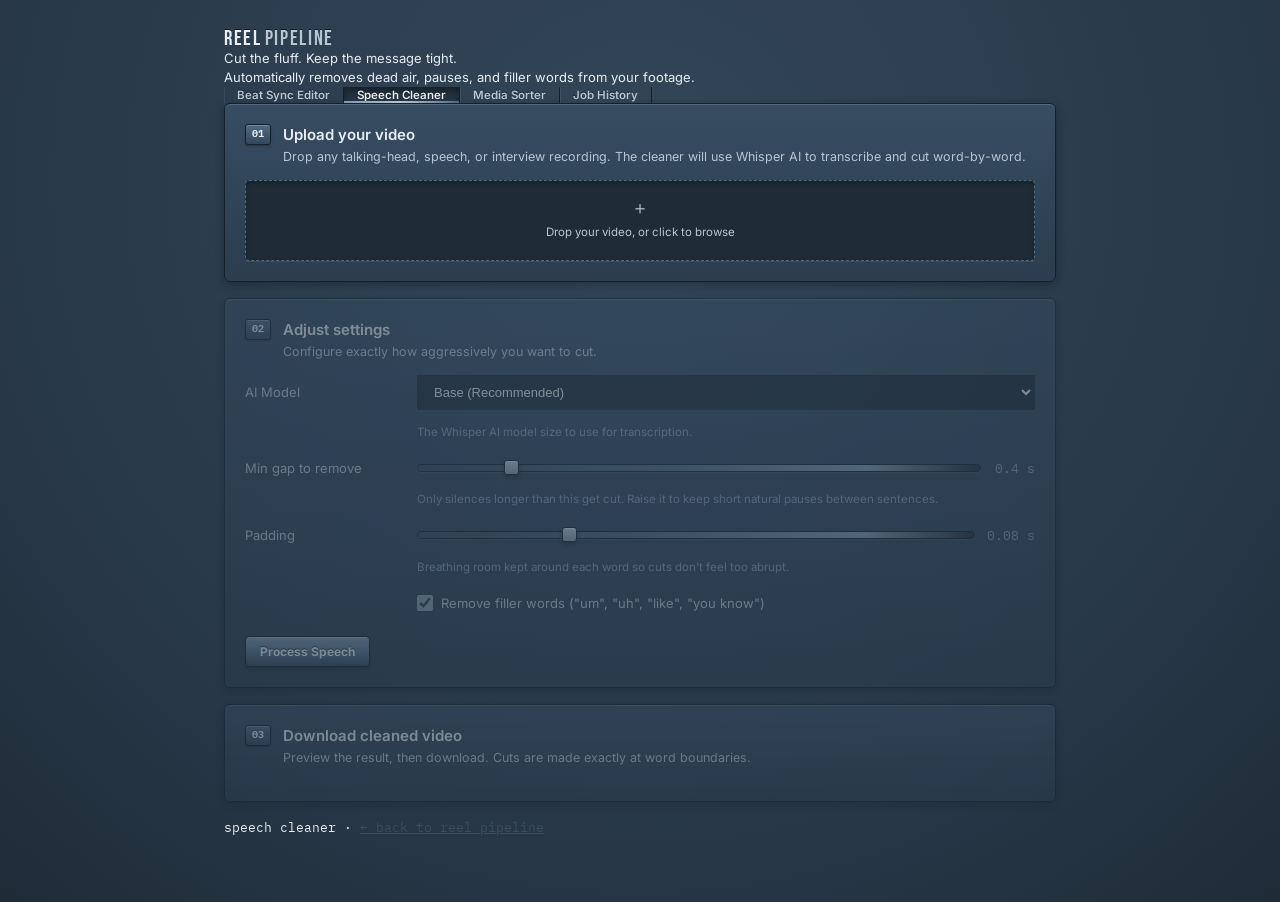
<file: templates/cleaner.html>
<!DOCTYPE html>
<html lang="en">
<head>
<meta charset="UTF-8">
<meta name="viewport" content="width=device-width, initial-scale=1.0">
<title>Speech Cleaner — LondonGaze</title>
<link rel="preconnect" href="https://fonts.googleapis.com">
<link href="https://fonts.googleapis.com/css2?family=Bebas+Neue&family=Inter:wght@400;500;600&family=IBM+Plex+Mono:wght@400;500&display=swap" rel="stylesheet">
<link rel="stylesheet" href="/static/style.css?v=25">
<style>
  .slider-row { display: flex; align-items: center; gap: 12px; margin-bottom: 14px; }
  .slider-row label { width: 160px; font-size: 13px; color: var(--text-dim); flex-shrink: 0; }
  .slider-row input[type=range] { flex: 1; accent-color: var(--accent); }
  .slider-row .val { font-family: 'IBM Plex Mono', monospace; font-size: 12.5px; color: var(--accent); min-width: 42px; text-align: right; }
  .slider-row select { flex: 1; padding: 8px 12px; font-size: 13px; border-radius: var(--radius-pill); border: 1px solid var(--border); background: var(--bg-darker); backdrop-filter: blur(10px); -webkit-backdrop-filter: blur(10px); color: var(--text); box-shadow: var(--shadow-inset); outline: none; }
  .hint { font-size: 11.5px; color: var(--text-faint); margin-top: 4px; margin-left: 172px; }
  .checkbox-row { display: flex; align-items: center; gap: 8px; margin-left: 172px; margin-top: 18px; font-size: 13px; color: var(--text-dim); cursor: pointer; }
  .checkbox-row input { accent-color: var(--accent); width: 16px; height: 16px; }
</style>
</head>
<body>
<div class="wrap">

  <header>
    <div class="wordmark">REEL<span>PIPELINE</span></div>
    <p class="tagline">Cut the fluff. Keep the message tight.<br>Automatically removes dead air, pauses, and filler words from your footage.</p>
  </header>

    <nav class="tab-nav">
    <a href="/" class="tab-link">Beat Sync Editor</a>
    <a href="/cleaner" class="tab-link active">Speech Cleaner</a>
    <a href="/sorter" class="tab-link">Media Sorter</a>
    <a href="/history" class="tab-link">Job History</a>
  </nav>

  <!-- STEP 1: Upload -->
  <section class="step" id="step1">
    <div class="step-head">
      <span class="step-num">01</span>
      <div>
        <h2>Upload your video</h2>
        <p class="step-desc">Drop any talking-head, speech, or interview recording. The cleaner will use Whisper AI to transcribe and cut word-by-word.</p>
      </div>
    </div>

    <div class="dropzone" id="dz-video">
      <input type="file" id="input-video" accept="video/*" hidden>
      <div class="dz-icon">＋</div>
      <div class="dz-label">Drop your video, or click to browse</div>
      <div class="dz-filename" id="fn-video"></div>
    </div>
  </section>

  <!-- STEP 2: Settings -->
  <section class="step disabled" id="step2">
    <div class="step-head">
      <span class="step-num">02</span>
      <div>
        <h2>Adjust settings</h2>
        <p class="step-desc">Configure exactly how aggressively you want to cut.</p>
      </div>
    </div>

    <div class="slider-row">
      <label>AI Model</label>
      <select id="sel-model">
        <option value="tiny">Tiny (Fastest, slightly less accurate)</option>
        <option value="base" selected>Base (Recommended)</option>
        <option value="small">Small (Slower, highly accurate)</option>
      </select>
    </div>
    <div class="hint">The Whisper AI model size to use for transcription.</div>

    <div class="slider-row" style="margin-top:18px;">
      <label>Min gap to remove</label>
      <input type="range" id="sl-gap" min="0.1" max="2.0" step="0.1" value="0.4">
      <span class="val" id="val-gap">0.4 s</span>
    </div>
    <div class="hint">Only silences longer than this get cut. Raise it to keep short natural pauses between sentences.</div>

    <div class="slider-row" style="margin-top:18px;">
      <label>Padding</label>
      <input type="range" id="sl-padding" min="0.0" max="0.3" step="0.01" value="0.08">
      <span class="val" id="val-padding">0.08 s</span>
    </div>
    <div class="hint">Breathing room kept around each word so cuts don't feel too abrupt.</div>

    <label class="checkbox-row">
      <input type="checkbox" id="cb-fillers" checked>
      Remove filler words ("um", "uh", "like", "you know")
    </label>

    <div class="controls" style="margin-top:24px;">
      <button id="btn-clean" class="btn btn-primary">Process Speech</button>
    </div>

    <div id="clean-status" class="status hidden"></div>
  </section>

  <!-- STEP 3: Result -->
  <section class="step disabled" id="step3">
    <div class="step-head">
      <span class="step-num">03</span>
      <div>
        <h2>Download cleaned video</h2>
        <p class="step-desc">Preview the result, then download. Cuts are made exactly at word boundaries.</p>
      </div>
    </div>

    <div id="result-area" class="result hidden">
      <div class="stat-grid" id="stat-grid"></div>
      <div style="margin-top:24px;">
        <video id="clean-preview" controls style="margin-bottom:12px; max-width: 100%; border-radius: var(--radius);"></video>
        <div style="display: flex; gap: 12px; margin-top: 12px;">
          <a id="btn-download" class="btn btn-primary" download="cleaned.mp4" style="flex:1; text-align:center; text-decoration:none;">Download MP4</a>
          <a id="btn-edl" class="btn btn-primary" download="timeline.edl" style="flex:1; text-align:center; text-decoration:none; background: #2a2a2a; color: white;">Download DaVinci Timeline (.edl)</a>
        </div>
      </div>
    </div>
  </section>

  <footer>
    <span class="mono">speech cleaner · <a href="/" style="color:var(--accent-dim);">← back to reel pipeline</a></span>
  </footer>

</div>
<script>
const $ = (id) => document.getElementById(id);

function setStatus(el, msg, kind) {
  el.textContent = msg;
  el.className = "status" + (kind ? " " + kind : "");
  el.classList.remove("hidden");
}
function enableStep(el) { el.classList.remove("disabled"); }

// Dropzone wiring
const dzVideo = $("dz-video");
const inputVideo = $("input-video");
let videoFile = null;

dzVideo.addEventListener("click", () => inputVideo.click());
inputVideo.addEventListener("change", () => pickFiles(Array.from(inputVideo.files)));
["dragover","dragenter"].forEach(e => dzVideo.addEventListener(e, ev => { ev.preventDefault(); dzVideo.classList.add("dragover"); }));
["dragleave","dragend"].forEach(e => dzVideo.addEventListener(e, () => dzVideo.classList.remove("dragover")));
dzVideo.addEventListener("drop", ev => { ev.preventDefault(); dzVideo.classList.remove("dragover"); pickFiles(Array.from(ev.dataTransfer.files)); });

function pickFiles(files) {
  if (!files.length) return;
  videoFile = files[0];
  $("fn-video").textContent = videoFile.name;
  enableStep($("step2"));
}

// Slider display
function wire(sliderId, valId, suffix) {
  const sl = $(sliderId), vl = $(valId);
  vl.textContent = sl.value + " " + suffix;
  sl.addEventListener("input", () => vl.textContent = sl.value + " " + suffix);
}
wire("sl-gap", "val-gap", "s");
wire("sl-padding", "val-padding", "s");

// Clean button
$("btn-clean").addEventListener("click", async () => {
  if (!videoFile) return;
  $("btn-clean").disabled = true;
  setStatus($("clean-status"), "Transcribing and processing... (Whisper AI will take some time, especially on long videos).", "working");
  $("result-area").classList.add("hidden");

  const fd = new FormData();
  fd.append("video", videoFile);
  fd.append("model_size",  $("sel-model").value);
  fd.append("min_gap",     $("sl-gap").value);
  fd.append("padding",     $("sl-padding").value);
  fd.append("remove_fillers", $("cb-fillers").checked);

  try {
    const res = await fetch("/api/clean", { method: "POST", body: fd });
    const data = await res.json();
    if (!res.ok) throw new Error(data.error || "Clean failed");

    const s = data.stats;
    const timeSavedPct = ((s.time_saved / s.original_duration) * 100).toFixed(0);

    $("stat-grid").innerHTML = `
      <div class="stat-box"><span class="stat-val">${fmtTime(s.original_duration)}</span><span class="stat-label">Original</span></div>
      <div class="stat-box"><span class="stat-val">${fmtTime(s.cleaned_duration)}</span><span class="stat-label">Cleaned</span></div>
      <div class="stat-box"><span class="stat-val">${s.fillers_removed}</span><span class="stat-label">Fillers Cut</span></div>
      <div class="stat-box"><span class="stat-val">${s.words_total}</span><span class="stat-label">Words Total</span></div>
      <div class="stat-box"><span class="stat-val">${timeSavedPct}%</span><span class="stat-label">Tighter</span></div>
    `;

    $("clean-preview").src = data.video_url;
    $("btn-download").href = data.video_url;
    if (data.edl_url) $("btn-edl").href = data.edl_url;
    
    $("result-area").classList.remove("hidden");
    setStatus($("clean-status"), `Done — removed ${s.fillers_removed} filler words, saved ${fmtTime(s.time_saved)} (${timeSavedPct}% shorter).`, "");
    enableStep($("step3"));
  } catch(err) {
    setStatus($("clean-status"), "Error: " + err.message, "error");
  } finally {
    $("btn-clean").disabled = false;
  }
});

function fmtTime(s) {
  s = Math.round(s);
  const m = Math.floor(s / 60);
  const sec = s % 60;
  return m > 0 ? `${m}m ${sec}s` : `${sec}s`;
}
</script>
</body>
</html>
</file>
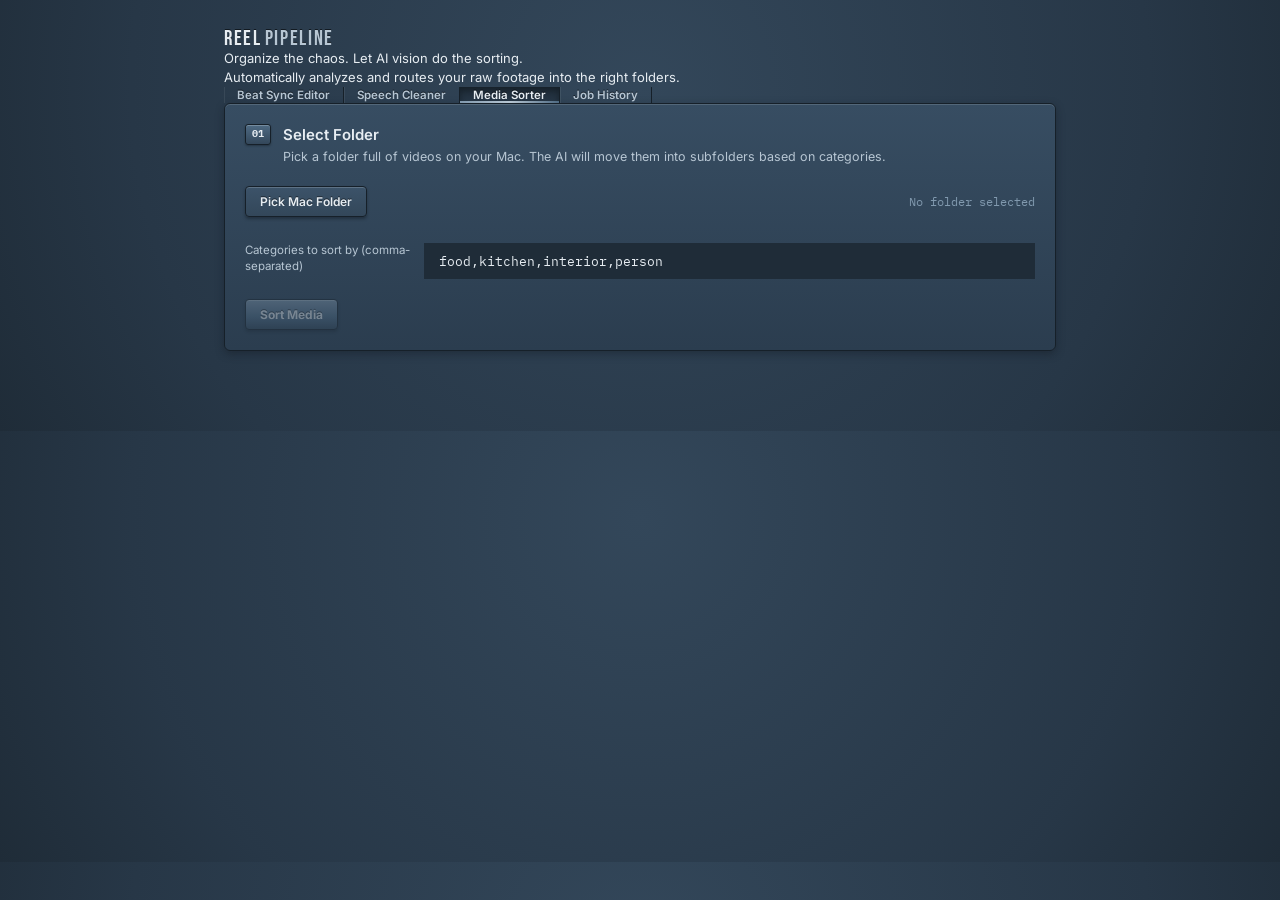
<file: templates/sorter.html>
<!DOCTYPE html>
<html lang="en">
<head>
<meta charset="UTF-8">
<meta name="viewport" content="width=device-width, initial-scale=1.0">
<title>Media Sorter — LondonGaze</title>
<link rel="preconnect" href="https://fonts.googleapis.com">
<link href="https://fonts.googleapis.com/css2?family=Bebas+Neue&family=Inter:wght@400;500;600&family=IBM+Plex+Mono:wght@400;500&display=swap" rel="stylesheet">
<link rel="stylesheet" href="/static/style.css?v=25">
</head>
<body>
<div class="wrap">

  <header>
    <div class="wordmark">REEL<span>PIPELINE</span></div>
    <p class="tagline">Organize the chaos. Let AI vision do the sorting.<br>Automatically analyzes and routes your raw footage into the right folders.</p>
  </header>

    <nav class="tab-nav">
    <a href="/" class="tab-link">Beat Sync Editor</a>
    <a href="/cleaner" class="tab-link">Speech Cleaner</a>
    <a href="/sorter" class="tab-link active">Media Sorter</a>
    <a href="/history" class="tab-link">Job History</a>
  </nav>

  <section class="step" style="opacity:1; pointer-events:all;">
    <div class="step-head">
      <span class="step-num">01</span>
      <div>
        <h2>Select Folder</h2>
        <p class="step-desc">Pick a folder full of videos on your Mac. The AI will move them into subfolders based on categories.</p>
      </div>
    </div>

    <div class="controls" style="margin-top:20px;">
      <button id="btn-pick-folder" class="btn btn-secondary">Pick Mac Folder</button>
      <span id="folder-path-display" class="mono" style="margin-left: 12px; font-size:12px; color:var(--accent);">No folder selected</span>
    </div>

    <div class="controls" style="margin-top:20px; flex-direction:column; align-items:flex-start;">
      <label class="slider-label" style="width:100%;">
        Categories to sort by (comma-separated)
        <input type="text" id="categories" class="mono" value="food,kitchen,interior,person" style="width:100%; margin-top:6px; background: var(--bg-darker); backdrop-filter: blur(10px); -webkit-backdrop-filter: blur(10px); border: 1px solid var(--border); border-radius: var(--radius-pill); color: var(--text); padding: 8px 14px; outline: none; box-shadow: var(--shadow-inset);">
      </label>
    </div>

    <div class="controls" style="margin-top:20px;">
      <button id="btn-sort" class="btn btn-primary" disabled>Sort Media</button>
    </div>

    <div id="sort-status" class="status hidden"></div>
  </section>

</div>

<script>
const $ = id => document.getElementById(id);
let selectedFolder = null;

$("btn-pick-folder").addEventListener("click", async () => {
  $("btn-pick-folder").innerText = "Opening Finder...";
  try {
    const res = await fetch("/api/pick_local_folder", { method: "POST" });
    const data = await res.json();
    if (data.path) {
      selectedFolder = data.path;
      $("folder-path-display").innerText = data.path;
      $("btn-sort").disabled = false;
    }
  } catch(e) {
    alert("Error picking folder");
  } finally {
    $("btn-pick-folder").innerText = "Pick Mac Folder";
  }
});

$("btn-sort").addEventListener("click", async () => {
  if (!selectedFolder) return;
  
  $("btn-sort").disabled = true;
  $("sort-status").classList.remove("hidden");
  $("sort-status").className = "status working";
  $("sort-status").innerText = "Warming up AI Vision model...";
  
  const fd = new FormData();
  fd.append("folder", selectedFolder);
  fd.append("categories", $("categories").value);

  try {
    const res = await fetch("/api/sort_media", { method: "POST", body: fd });
    const data = await res.json();

    // If server warns that folders already exist, ask user
    if (data.warning) {
      $("btn-sort").disabled = false;
      $("sort-status").className = "status hidden";
      const existing = data.existing.join(", ");
      const confirmed = confirm(`⚠️ These category folders already exist and have files:\n\n${existing}\n\nDo you want to continue sorting and add new files into them?`);
      if (!confirmed) return;

      // Re-submit with force=true
      const fd2 = new FormData();
      fd2.append("folder", selectedFolder);
      fd2.append("categories", $("categories").value);
      fd2.append("force", "true");
      $("btn-sort").disabled = true;
      $("sort-status").classList.remove("hidden");
      $("sort-status").className = "status working";
      $("sort-status").innerText = "Warming up AI Vision model...";
      await fetch("/api/sort_media", { method: "POST", body: fd2 });
    }
    
    // Poll progress
    const intv = setInterval(async () => {
      try {
        const r = await fetch("/api/sort_progress");
        const d = await r.json();
        
        if (d.error) {
          clearInterval(intv);
          $("sort-status").className = "status error";
          $("sort-status").innerText = "Error: " + d.error;
          $("btn-sort").disabled = false;
          return;
        }
        
        if (d.phase === "Done!") {
          clearInterval(intv);
          $("sort-status").className = "status success";
          $("sort-status").innerText = "✅ Successfully sorted " + d.total + " videos into folders!";
          $("btn-sort").disabled = false;
        } else if (d.total > 0) {
          $("sort-status").innerText = `🚀 ${d.phase} (${d.current}/${d.total})`;
        }
      } catch(e){}
    }, 1000);
    
  } catch(e) {
    $("sort-status").className = "status error";
    $("sort-status").innerText = "Error starting sort";
    $("btn-sort").disabled = false;
  }
});
</script>
</body>
</html>
</file>
<file: static/style.css>
/* ==========================================================================
   SWIFT REEL — Tactile Nordic Steel-Slate Studio UI
   Palette: #1F2C38 (Recessed Wells & Dark Surfaces) | #33475A | #4E6A83 | #8199AE | #B7C6D3 | #E7EDF2
   ========================================================================== */

:root {
  /* Core Palette — Avoid pitch black; use #1F2C38 as the deepest surface */
  --c-1f2c38: #1F2C38;
  --c-273747: #273747;
  --c-33475a: #33475A;
  --c-4e6a83: #4E6A83;
  --c-8199ae: #8199AE;
  --c-b7c6d3: #B7C6D3;
  --c-e7edf2: #E7EDF2;

  /* Mapped Surfaces (Recessed areas use #1F2C38, outer panels use #273747 / #33475A) */
  --bg-darker: #1F2C38;
  --bg: #273747;
  --panel: #33475A;
  --panel-2: #4E6A83;
  --panel-hover: #4E6A83;
  --panel-pushed: #1F2C38;
  --well: #1F2C38;

  /* Etched Borders & Tactile Bevels */
  --border-dark: #162029;
  --border: #1F2C38;
  --border-light: rgba(231, 237, 242, 0.16);
  --bevel-top: inset 0 1px 0 rgba(231, 237, 242, 0.16);
  --bevel-btn: inset 0 1px 0 rgba(231, 237, 242, 0.2), 0 2px 3px rgba(15, 22, 28, 0.42);
  --well-shadow: inset 0 2px 5px rgba(15, 22, 28, 0.48), 0 1px 0 rgba(231, 237, 242, 0.08);

  /* High-Contrast Typography */
  --text: #E7EDF2;
  --text-dim: #B7C6D3;
  --text-faint: #8199AE;

  /* Accents */
  --accent: #8199AE;
  --accent-bright: #E7EDF2;
  --accent-soft: #B7C6D3;
  --accent-mid: #4E6A83;
  --accent-deep: #33475A;
  --accent-dim: rgba(129, 153, 174, 0.22);
  --success: #5a9468;
  --danger: #a84c49;

  --radius: 4px;
  --radius-lg: 6px;
}

* {
  box-sizing: border-box;
  margin: 0;
  padding: 0;
}

html, body {
  background: var(--bg);
  background-image: radial-gradient(circle at 50% 20%, #33475A 0%, #273747 70%, #1F2C38 100%);
  color: var(--text);
  font-family: 'Inter', -apple-system, BlinkMacSystemFont, sans-serif;
  font-size: 13px;
  line-height: 1.45;
  -webkit-font-smoothing: antialiased;
  user-select: none;
}

/* Custom Tactile Scrollbar */
::-webkit-scrollbar {
  width: 10px;
  height: 10px;
}
::-webkit-scrollbar-track {
  background: #1F2C38;
  border-left: 1px solid #162029;
  box-shadow: inset 0 1px 3px rgba(15, 22, 28, 0.5);
}
::-webkit-scrollbar-thumb {
  background: linear-gradient(180deg, #4E6A83 0%, #33475A 100%);
  border: 1px solid #162029;
  border-radius: 3px;
  box-shadow: inset 0 1px 0 rgba(231, 237, 242, 0.2);
}
::-webkit-scrollbar-thumb:hover {
  background: linear-gradient(180deg, #8199AE 0%, #4E6A83 100%);
}

/* ==========================================================================
   NLE FULL-VIEWPORT WORKSPACE LAYOUT
   ========================================================================== */

body.nle-body {
  height: 100vh;
  width: 100vw;
  overflow: hidden;
  display: flex;
  flex-direction: column;
}

.tab-view {
  flex: 1;
  min-height: 0;
  display: flex;
  flex-direction: column;
  overflow: hidden;
}

.tab-view.scrollable-tab {
  overflow-y: auto;
  background: transparent;
}

/* Segmented Tactile Top Menu Bar */
.nle-topbar {
  height: 44px;
  background: linear-gradient(180deg, #3c5369 0%, #33475A 55%, #273747 100%);
  border-bottom: 1px solid var(--border-dark);
  box-shadow: inset 0 1px 0 rgba(231, 237, 242, 0.2), 0 2px 6px rgba(15, 22, 28, 0.45);
  display: flex;
  align-items: stretch;
  justify-content: space-between;
  padding: 0 10px 0 0;
  flex-shrink: 0;
  z-index: 40;
}

.nle-brand {
  display: flex;
  align-items: center;
  gap: 8px;
  padding: 0 14px;
  border-right: 1px solid var(--border-dark);
  box-shadow: inset -1px 0 0 rgba(231, 237, 242, 0.08);
  flex-shrink: 0;
}

.home-glyph {
  font-size: 15px;
  color: #B7C6D3;
  text-shadow: 0 -1px 0 rgba(0, 0, 0, 0.5);
}

.wordmark {
  font-family: 'Bebas Neue', sans-serif;
  font-size: 21px;
  letter-spacing: 0.08em;
  color: #E7EDF2;
  text-shadow: 0 -1px 0 rgba(0, 0, 0, 0.55);
  line-height: 1;
}
.wordmark span {
  color: #B7C6D3;
  margin-left: 3px;
}

/* Full macOS Studio Menu Bar (File, Edit, Clip, Timeline, View, Help) */
.mac-menubar {
  display: flex;
  align-items: stretch;
  flex-shrink: 0;
}

.file-menu-wrap {
  position: relative;
  display: flex;
  align-items: stretch;
}

.file-menu-btn {
  appearance: none;
  background: transparent;
  color: #E7EDF2;
  font-family: inherit;
  font-size: 11.5px;
  font-weight: 600;
  padding: 0 11px;
  border: none;
  border-right: 1px solid var(--border-dark);
  box-shadow: inset 1px 0 0 rgba(231, 237, 242, 0.1);
  cursor: pointer;
  display: flex;
  align-items: center;
  gap: 4px;
  text-shadow: 0 -1px 0 rgba(0, 0, 0, 0.5);
  white-space: nowrap;
}

.file-menu-btn:hover,
.file-menu-wrap.open .file-menu-btn {
  background: linear-gradient(180deg, #4E6A83 0%, #33475A 100%);
  color: #ffffff;
}

.file-dropdown {
  position: absolute;
  top: 100%;
  left: 0;
  min-width: 225px;
  background: linear-gradient(180deg, #33475A 0%, #1F2C38 100%);
  border: 1px solid var(--border-dark);
  border-radius: 0 0 var(--radius) var(--radius);
  box-shadow: inset 0 1px 0 rgba(231, 237, 242, 0.16), 0 10px 24px rgba(15, 22, 28, 0.65);
  padding: 5px 0;
  z-index: 120;
  display: none;
}

.file-menu-wrap.open .file-dropdown {
  display: block;
}

.file-menu-item {
  width: 100%;
  appearance: none;
  background: transparent;
  border: none;
  color: #E7EDF2;
  font-family: inherit;
  font-size: 12px;
  font-weight: 500;
  padding: 7px 14px;
  text-align: left;
  cursor: pointer;
  display: flex;
  align-items: center;
  justify-content: space-between;
  gap: 14px;
}

.file-menu-item:hover {
  background: #4E6A83;
  color: #ffffff;
}

.file-menu-item .shortcut {
  font-family: 'IBM Plex Mono', monospace;
  font-size: 10px;
  color: #B7C6D3;
}

.file-menu-divider {
  height: 1px;
  background: var(--border-dark);
  border-bottom: 1px solid rgba(231, 237, 242, 0.08);
  margin: 4px 0;
}

/* Segmented Mode Tabs */
.tab-nav {
  display: flex;
  align-items: stretch;
  margin-right: auto;
}

.tab-link {
  appearance: none;
  background: transparent;
  color: #B7C6D3;
  text-decoration: none;
  font-family: inherit;
  font-size: 11.5px;
  font-weight: 600;
  padding: 0 13px;
  border: none;
  border-right: 1px solid var(--border-dark);
  box-shadow: inset 1px 0 0 rgba(231, 237, 242, 0.08);
  transition: all 0.12s ease;
  cursor: pointer;
  display: flex;
  align-items: center;
  text-shadow: 0 -1px 0 rgba(0, 0, 0, 0.5);
  position: relative;
  white-space: nowrap;
}

.tab-link:hover {
  background: linear-gradient(180deg, #4E6A83 0%, #33475A 100%);
  color: #E7EDF2;
}

/* Pushed / Active Menu Item (#1F2C38 instead of black) */
.tab-link.active {
  background: linear-gradient(180deg, #1F2C38 0%, #273747 100%);
  color: #E7EDF2;
  box-shadow: inset 0 3px 6px rgba(15, 22, 28, 0.55);
}

.tab-link.active::after {
  content: "";
  position: absolute;
  bottom: 0;
  left: 0;
  right: 0;
  height: 2px;
  background: linear-gradient(90deg, #8199AE, #B7C6D3, #4E6A83);
}

.nle-top-actions {
  display: flex;
  align-items: center;
  gap: 6px;
  font-size: 11px;
  color: var(--text-dim);
  flex-shrink: 0;
}

.job-pill {
  background: #1F2C38;
  border: 1px solid var(--border-dark);
  box-shadow: var(--well-shadow);
  padding: 3px 8px;
  border-radius: var(--radius);
  font-family: 'IBM Plex Mono', monospace;
  font-size: 11px;
  display: inline-flex;
  align-items: center;
  gap: 5px;
}

.top-job-input {
  background: transparent;
  border: none;
  color: #E7EDF2;
  font-family: 'IBM Plex Mono', monospace;
  font-size: 11px;
  font-weight: 600;
  width: 120px;
  outline: none;
  padding: 1px 4px;
  border-radius: 2px;
}

.top-job-input:hover,
.top-job-input:focus {
  background: rgba(231, 237, 242, 0.1);
  color: #ffffff;
}

/* Main Middle Area: Left Dock | Center Monitor | Right Inspector */
.nle-workspace {
  flex: 1;
  min-height: 0;
  display: grid;
  grid-template-columns: 375px 1fr 345px;
  background: #1F2C38;
  gap: 1px;
}

/* Left Scrollable Media & Controls Dock */
.nle-left-dock {
  background: var(--bg);
  display: flex;
  flex-direction: column;
  min-height: 0;
  border-right: 1px solid var(--border-dark);
}

.dock-header {
  padding: 9px 14px;
  background: linear-gradient(180deg, #3b5166 0%, #33475A 100%);
  border-bottom: 1px solid var(--border-dark);
  box-shadow: var(--bevel-top);
  font-size: 11px;
  font-weight: 700;
  text-transform: uppercase;
  letter-spacing: 0.08em;
  color: #E7EDF2;
  text-shadow: 0 -1px 0 rgba(0, 0, 0, 0.45);
  display: flex;
  align-items: center;
  justify-content: space-between;
  flex-shrink: 0;
}

.dock-scroll {
  flex: 1;
  overflow-y: auto;
  padding: 12px;
  display: flex;
  flex-direction: column;
  gap: 12px;
}

/* Panel Cards */
.dock-panel {
  background: linear-gradient(180deg, #374d62 0%, #2b3d4f 100%);
  border: 1px solid var(--border-dark);
  border-radius: var(--radius-lg);
  padding: 12px;
  box-shadow: var(--bevel-top), 0 2px 5px rgba(15, 22, 28, 0.35);
  transition: opacity 0.2s;
}

.dock-panel.disabled {
  opacity: 0.48;
  pointer-events: none;
}

.dock-panel-title {
  display: flex;
  align-items: center;
  justify-content: space-between;
  margin-bottom: 10px;
}

.dock-panel-title h3 {
  font-size: 12.5px;
  font-weight: 600;
  color: #E7EDF2;
  text-shadow: 0 -1px 0 rgba(0, 0, 0, 0.45);
  display: flex;
  align-items: center;
  gap: 8px;
}

.step-num {
  font-family: 'IBM Plex Mono', monospace;
  font-size: 10px;
  font-weight: 700;
  color: #E7EDF2;
  background: linear-gradient(180deg, #4E6A83 0%, #33475A 100%);
  border: 1px solid var(--border-dark);
  box-shadow: inset 0 1px 0 rgba(231, 237, 242, 0.25), 0 1px 2px rgba(15, 22, 28, 0.4);
  padding: 2px 6px;
  border-radius: 3px;
}

/* Center Video Monitor */
.nle-center-monitor {
  background: #1F2C38;
  display: flex;
  flex-direction: column;
  min-height: 0;
  position: relative;
  box-shadow: inset 0 0 20px rgba(15, 22, 28, 0.4);
}

.monitor-toolbar {
  height: 36px;
  background: linear-gradient(180deg, #3b5166 0%, #33475A 100%);
  border-bottom: 1px solid var(--border-dark);
  box-shadow: var(--bevel-top);
  display: flex;
  align-items: center;
  justify-content: space-between;
  padding: 0 14px;
  flex-shrink: 0;
}

/* Dedicated HDR Editing & Master Toggle */
.btn-hdr-toggle {
  font-family: 'IBM Plex Mono', monospace;
  font-size: 10.5px;
  font-weight: 600;
  display: inline-flex;
  align-items: center;
  gap: 6px;
  padding: 3px 9px;
  border-radius: var(--radius);
  transition: all 0.2s ease;
  cursor: pointer;
  background: linear-gradient(180deg, #4E6A83 0%, #33475A 100%);
  border: 1px solid var(--border-dark);
  color: #B7C6D3;
}

.btn-hdr-toggle .hdr-dot {
  width: 6px;
  height: 6px;
  border-radius: 50%;
  background: #B7C6D3;
  display: inline-block;
  transition: all 0.2s ease;
}

.btn-hdr-toggle.active {
  background: rgba(245, 158, 11, 0.2) !important;
  border-color: #F59E0B !important;
  color: #FCD34D !important;
  font-weight: 700;
  box-shadow: 0 0 12px rgba(245, 158, 11, 0.35);
  text-shadow: 0 0 6px rgba(245, 158, 11, 0.5);
}

.btn-hdr-toggle.active .hdr-dot {
  background: #F59E0B;
  box-shadow: 0 0 8px #F59E0B;
}

.monitor-tabs {
  display: flex;
  gap: 6px;
}

.monitor-tab {
  background: linear-gradient(180deg, #4E6A83 0%, #33475A 100%);
  border: 1px solid var(--border-dark);
  box-shadow: var(--bevel-btn);
  color: #B7C6D3;
  font-size: 11px;
  font-weight: 600;
  padding: 4px 11px;
  border-radius: var(--radius);
  cursor: pointer;
  text-shadow: 0 -1px 0 rgba(0, 0, 0, 0.45);
}

.monitor-tab:hover {
  background: linear-gradient(180deg, #5d7c97 0%, #4E6A83 100%);
  color: #E7EDF2;
}

/* Pushed state */
.monitor-tab.active {
  background: linear-gradient(180deg, #1F2C38 0%, #273747 100%);
  color: #E7EDF2;
  box-shadow: inset 0 2px 5px rgba(15, 22, 28, 0.55);
}

.monitor-info-pill {
  font-family: 'IBM Plex Mono', monospace;
  font-size: 11px;
  font-weight: 600;
  color: #E7EDF2 !important;
  background: #1F2C38;
  border: 1px solid rgba(183, 198, 211, 0.3);
  padding: 3px 9px;
  border-radius: var(--radius);
  cursor: pointer;
  box-shadow: var(--well-shadow);
}

.monitor-info-pill:hover {
  border-color: #B7C6D3;
  color: #ffffff !important;
}

.monitor-stage {
  flex: 1;
  min-height: 0;
  display: flex;
  align-items: center;
  justify-content: center;
  padding: 12px;
  position: relative;
  overflow: hidden;
}

.monitor-empty {
  text-align: center;
  color: var(--text-dim);
}
.monitor-empty .empty-icon {
  font-size: 32px;
  margin-bottom: 8px;
  opacity: 0.65;
}

.monitor-video-wrap {
  width: 100%;
  height: 100%;
  display: flex;
  align-items: center;
  justify-content: center;
}

.monitor-video-wrap video#built-preview {
  max-width: 100%;
  max-height: 100%;
  border-radius: var(--radius);
  background: #1F2C38;
  border: 1px solid var(--border-dark);
  box-shadow: 0 10px 30px rgba(15, 22, 28, 0.6);
}

/* Reference Monitor Differentiation */
.ref-monitor-badge-bar {
  display: flex;
  align-items: center;
  justify-content: space-between;
  width: 100%;
  max-width: 480px;
  background: rgba(245, 158, 11, 0.15);
  border: 1px solid rgba(245, 158, 11, 0.45);
  border-radius: var(--radius);
  padding: 5px 10px;
  box-shadow: 0 0 12px rgba(245, 158, 11, 0.2);
}

.ref-badge-pill {
  font-family: 'IBM Plex Mono', monospace;
  font-size: 11px;
  font-weight: 700;
  color: #F59E0B;
  display: flex;
  align-items: center;
  gap: 6px;
}

.ref-badge-sub {
  font-size: 10px;
  color: #FCD34D;
  opacity: 0.85;
}

.ref-video-viewport {
  position: relative;
  background: #0F161C;
  border-radius: var(--radius);
  border: 2px solid rgba(245, 158, 11, 0.7);
  box-shadow: 0 0 20px rgba(245, 158, 11, 0.3), inset 0 2px 6px rgba(0, 0, 0, 0.5);
  overflow: hidden;
  max-width: 480px;
  display: flex;
  align-items: center;
  justify-content: center;
  height: calc(100% - 42px);
  max-height: 100%;
  aspect-ratio: 9 / 16;
}

.ref-video-viewport video {
  width: 100%;
  height: 100%;
  object-fit: contain;
  display: block;
}

/* Timeline Source Badge Bar */
.monitor-source-badge-bar {
  position: absolute;
  top: 8px;
  left: 8px;
  z-index: 10;
  pointer-events: none;
}

.monitor-source-pill {
  font-family: 'IBM Plex Mono', monospace;
  font-size: 10px;
  font-weight: 600;
  color: #38BDF8;
  background: rgba(15, 22, 28, 0.85);
  border: 1px solid rgba(56, 189, 248, 0.45);
  box-shadow: 0 2px 6px rgba(0, 0, 0, 0.5);
  padding: 3px 8px;
  border-radius: 3px;
  backdrop-filter: blur(4px);
}

/* Interactive Drag-to-Reposition & Resize Viewport */
.reframe-viewport {
  position: relative;
  background: #1F2C38;
  border: 2px solid var(--border-dark);
  border-radius: var(--radius);
  box-shadow: 0 8px 26px rgba(15, 22, 28, 0.65), 0 0 0 1px rgba(183, 198, 211, 0.4);
  overflow: hidden;
  cursor: grab;
  display: flex;
  align-items: center;
  justify-content: center;
  height: calc(100% - 42px);
  max-height: 100%;
  aspect-ratio: 9 / 16;
}

.reframe-viewport:active {
  cursor: grabbing;
  border-color: #B7C6D3;
}

.reframe-viewport video#source-preview,
.reframe-viewport video#source-preview-b {
  position: absolute;
  inset: 0;
  width: 100%;
  height: 100%;
  object-fit: cover;
  transform-origin: center center;
  will-change: transform, filter;
  pointer-events: none;
  transition: none;
}

.seq-deck.deck-active {
  opacity: 1;
  z-index: 2;
  visibility: visible;
}

.seq-deck.deck-standby {
  opacity: 0;
  z-index: 1;
  visibility: hidden;
  pointer-events: none;
}

/* ==========================================================================
   CAPCUT-STYLE PROJECTS / JOB MANAGER BOARD
   ========================================================================== */
.projects-header {
  display: flex;
  align-items: center;
  justify-content: space-between;
  gap: 18px;
  margin-bottom: 24px;
  flex-wrap: wrap;
}

.projects-title-wrap {
  display: flex;
  align-items: baseline;
  gap: 12px;
}

.projects-title {
  font-family: 'Inter', -apple-system, sans-serif;
  font-size: 24px;
  font-weight: 700;
  color: #E7EDF2;
  margin: 0;
  letter-spacing: -0.5px;
}

.projects-count-badge {
  font-family: 'IBM Plex Mono', monospace;
  font-size: 11px;
  color: #8199AE;
  background: #273747;
  padding: 2px 8px;
  border-radius: 999px;
  border: 1px solid var(--border-dark);
}

.projects-search-wrap {
  position: relative;
  flex: 1;
  max-width: 360px;
  min-width: 220px;
}

.projects-search-icon {
  position: absolute;
  left: 10px;
  top: 50%;
  transform: translateY(-50%);
  font-size: 13px;
  pointer-events: none;
  opacity: 0.7;
}

.projects-search-input {
  width: 100%;
  height: 34px;
  background: #1F2C38;
  border: 1px solid var(--border-dark);
  border-radius: 6px;
  padding: 0 12px 0 32px;
  font-size: 12px;
  color: #E7EDF2;
  transition: border-color 0.15s, box-shadow 0.15s;
}

.projects-search-input:focus {
  outline: none;
  border-color: #38bdf8;
  box-shadow: 0 0 0 2px rgba(56, 189, 248, 0.2);
}

.projects-actions {
  display: flex;
  align-items: center;
  gap: 10px;
}

.projects-storage-pill {
  font-family: 'IBM Plex Mono', monospace;
  font-size: 10.5px;
  color: #8199AE;
  background: #1F2C38;
  border: 1px solid var(--border-dark);
  padding: 5px 10px;
  border-radius: 6px;
}

/* Projects Grid Layout */
.projects-grid {
  display: grid;
  grid-template-columns: repeat(auto-fill, minmax(240px, 1fr));
  gap: 18px;
}

/* New Project Card */
.project-card.new-project-card {
  border: 2px dashed #4E6A83;
  background: rgba(39, 55, 71, 0.35);
  display: flex;
  flex-direction: column;
  align-items: center;
  justify-content: center;
  min-height: 200px;
  cursor: pointer;
  transition: all 0.2s cubic-bezier(0.16, 1, 0.3, 1);
}

.project-card.new-project-card:hover {
  background: rgba(51, 71, 90, 0.55);
  border-color: #38bdf8;
  transform: translateY(-2px);
  box-shadow: 0 8px 24px rgba(15, 22, 28, 0.5);
}

.new-project-inner {
  display: flex;
  flex-direction: column;
  align-items: center;
  gap: 8px;
  text-align: center;
  padding: 20px;
}

.new-project-icon {
  width: 48px;
  height: 48px;
  border-radius: 50%;
  background: linear-gradient(135deg, #33475A 0%, #1F2C38 100%);
  border: 1px solid #4E6A83;
  display: flex;
  align-items: center;
  justify-content: center;
  font-size: 20px;
  color: #38bdf8;
  box-shadow: 0 4px 12px rgba(15, 22, 28, 0.4);
  transition: transform 0.2s;
}

.project-card.new-project-card:hover .new-project-icon {
  transform: scale(1.1);
  background: #38bdf8;
  color: #0F161C;
}

.new-project-title {
  font-family: 'Inter', sans-serif;
  font-size: 14px;
  font-weight: 600;
  color: #E7EDF2;
}

.new-project-sub {
  font-size: 11px;
  color: #8199AE;
}

/* Existing Project Card */
.project-card {
  position: relative;
  background: #273747;
  border: 1px solid var(--border-dark);
  border-radius: 8px;
  overflow: hidden;
  display: flex;
  flex-direction: column;
  cursor: pointer;
  transition: transform 0.2s cubic-bezier(0.16, 1, 0.3, 1), box-shadow 0.2s, border-color 0.2s;
  box-shadow: 0 4px 14px rgba(15, 22, 28, 0.4);
}

.project-card:hover {
  transform: translateY(-3px);
  border-color: #4E6A83;
  box-shadow: 0 10px 28px rgba(15, 22, 28, 0.65);
}

.project-card.selected {
  border-color: #38bdf8;
  box-shadow: 0 0 0 1.5px #38bdf8, 0 10px 28px rgba(56, 189, 248, 0.25);
}

/* Thumbnail Wrap (16:9) */
.project-thumb-wrap {
  position: relative;
  width: 100%;
  aspect-ratio: 16 / 9;
  background: #1F2C38;
  overflow: hidden;
}

.project-thumb-img {
  width: 100%;
  height: 100%;
  object-fit: cover;
  display: block;
  transition: transform 0.3s ease;
}

.project-card:hover .project-thumb-img {
  transform: scale(1.04);
}

.project-thumb-gradient {
  position: absolute;
  inset: 0;
  background: linear-gradient(180deg, rgba(15,22,28,0.2) 0%, transparent 40%, rgba(15,22,28,0.75) 100%);
  pointer-events: none;
}

.project-dur-badge {
  position: absolute;
  right: 8px;
  bottom: 8px;
  font-family: 'IBM Plex Mono', monospace;
  font-size: 10px;
  color: #E7EDF2;
  background: rgba(15, 22, 28, 0.82);
  backdrop-filter: blur(4px);
  padding: 2px 6px;
  border-radius: 4px;
  border: 1px solid rgba(231, 237, 242, 0.12);
  z-index: 2;
}

.project-status-badge {
  position: absolute;
  left: 8px;
  bottom: 8px;
  font-size: 9.5px;
  font-weight: 600;
  padding: 2px 6px;
  border-radius: 4px;
  text-transform: uppercase;
  letter-spacing: 0.5px;
  z-index: 2;
}

.project-status-badge.rendered {
  background: rgba(56, 189, 248, 0.22);
  color: #38bdf8;
  border: 1px solid rgba(56, 189, 248, 0.35);
}

.project-status-badge.ready {
  background: rgba(183, 198, 211, 0.18);
  color: #B7C6D3;
  border: 1px solid rgba(183, 198, 211, 0.25);
}

.project-status-badge.draft {
  background: rgba(129, 153, 174, 0.15);
  color: #8199AE;
  border: 1px solid rgba(129, 153, 174, 0.22);
}

.project-cb {
  position: absolute;
  top: 8px;
  left: 8px;
  width: 16px;
  height: 16px;
  cursor: pointer;
  z-index: 4;
  opacity: 0;
  transition: opacity 0.15s;
}

.project-card:hover .project-cb,
.project-cb:checked {
  opacity: 1;
}

/* Hover Quick Actions Overlay */
.project-hover-overlay {
  position: absolute;
  inset: 0;
  background: rgba(15, 22, 28, 0.65);
  backdrop-filter: blur(2px);
  display: flex;
  flex-direction: column;
  align-items: center;
  justify-content: center;
  gap: 12px;
  opacity: 0;
  pointer-events: none;
  transition: opacity 0.18s ease;
  z-index: 3;
}

.project-card:hover .project-hover-overlay {
  opacity: 1;
  pointer-events: auto;
}

.btn-proj-card-open {
  background: #38bdf8;
  color: #0F161C;
  font-family: 'Inter', sans-serif;
  font-size: 12px;
  font-weight: 700;
  border: none;
  border-radius: 999px;
  padding: 7px 18px;
  cursor: pointer;
  box-shadow: 0 4px 14px rgba(56, 189, 248, 0.45);
  transition: transform 0.15s, background 0.15s;
}

.btn-proj-card-open:hover {
  transform: scale(1.05);
  background: #7dd3fc;
}

.project-hover-tools {
  display: flex;
  align-items: center;
  gap: 8px;
}

.btn-proj-icon-btn {
  background: rgba(39, 55, 71, 0.85);
  border: 1px solid rgba(231, 237, 242, 0.15);
  color: #E7EDF2;
  width: 30px;
  height: 30px;
  border-radius: 6px;
  display: flex;
  align-items: center;
  justify-content: center;
  cursor: pointer;
  font-size: 13px;
  transition: all 0.15s;
}

.btn-proj-icon-btn:hover {
  background: #33475A;
  border-color: #38bdf8;
  transform: translateY(-1px);
}

.btn-proj-icon-btn.btn-proj-del:hover {
  background: #dc2626;
  border-color: #ef4444;
}

/* Card Footer */
.project-card-footer {
  padding: 10px 12px 12px;
  display: flex;
  flex-direction: column;
  gap: 4px;
}

.project-card-title-row {
  display: flex;
  align-items: center;
  justify-content: space-between;
  gap: 6px;
}

.project-card-title {
  font-family: 'Inter', sans-serif;
  font-size: 13px;
  font-weight: 600;
  color: #E7EDF2;
  white-space: nowrap;
  overflow: hidden;
  text-overflow: ellipsis;
  flex: 1;
}

.project-card-meta {
  font-family: 'IBM Plex Mono', monospace;
  font-size: 10.5px;
  color: #8199AE;
  display: flex;
  align-items: center;
  gap: 6px;
}
/* Live monitor grade layers (wb + vignette + fade-to-black), driven by JS opacity */
.wb-preview-layer,
.vignette-preview-layer,
.fade-preview-layer {
  position: absolute;
  inset: 0;
  pointer-events: none;
  opacity: 0;
}

.wb-preview-layer {
  z-index: 2;
  mix-blend-mode: soft-light;
  transition: opacity 0.05s ease, background-color 0.05s ease;
}

.vignette-preview-layer {
  z-index: 3;
  background: radial-gradient(ellipse at center, rgba(0, 0, 0, 0) 38%, rgba(0, 0, 0, 0.55) 72%, rgba(0, 0, 0, 0.92) 100%);
}

.fade-preview-layer {
  z-index: 3;
  background: #000;
}

/* Reverse clip states */
.btn.reverse-on {
  background: linear-gradient(180deg, #38BDF8 0%, #0284C7 100%) !important;
  border-color: #38BDF8 !important;
  color: #E7EDF2 !important;
}

.tl-shot-card.reversed {
  border-color: #38BDF8;
}

.tl-rev-badge {
  font-family: 'IBM Plex Mono', monospace;
  font-size: 9px;
  font-weight: 700;
  color: #E7EDF2;
  background: rgba(2, 132, 199, 0.85);
  border: 1px solid #38BDF8;
  border-radius: 3px;
  padding: 0 4px;
  margin-left: 4px;
}

.text-preview-container {
  position: absolute;
  inset: 0;
  pointer-events: none;
  z-index: 4;
}

.text-preview-layer {
  position: absolute;
  left: 50%;
  top: 82%;
  transform: translate(-50%, -50%);
  z-index: 4;
  cursor: move;
  user-select: none;
  max-width: 90%;
  text-align: center;
  pointer-events: auto;
}

.text-preview-layer.selected-text-item .text-preview-badge {
  outline: 2px solid #8199AE;
  outline-offset: 3px;
  box-shadow: 0 0 12px rgba(129, 153, 174, 0.6);
}

.text-preview-badge {
  display: inline-block;
  white-space: pre-wrap;
  line-height: 1.22;
  font-weight: 700;
  padding: 6px 14px;
  border-radius: 999px;
}

.text-preview-layer:hover .text-preview-badge {
  outline: 1.5px dashed rgba(231, 237, 242, 0.75);
  outline-offset: 2px;
}

/* Multiple Text Layers Strip in Right Inspector */
.txt-items-strip {
  display: flex;
  gap: 6px;
  flex-wrap: wrap;
  align-items: center;
  background: #1F2C38;
  border: 1px solid var(--border-dark);
  border-radius: var(--radius);
  padding: 6px 8px;
  min-height: 36px;
}

.txt-item-pill {
  display: inline-flex;
  align-items: center;
  gap: 6px;
  background: linear-gradient(180deg, #374d62 0%, #2b3d4f 100%);
  border: 1px solid var(--border-dark);
  border-radius: 12px;
  padding: 3px 9px;
  font-size: 11px;
  color: var(--text-dim);
  cursor: pointer;
  user-select: none;
  transition: all 0.1s ease;
}

.txt-item-pill:hover {
  color: var(--text);
  border-color: #8199AE;
}

.txt-item-pill.active {
  background: linear-gradient(180deg, #4E6A83 0%, #33475A 100%);
  border-color: #8199AE;
  color: #FFFFFF;
  box-shadow: 0 2px 6px rgba(15, 22, 28, 0.45);
}

.txt-item-pill .pill-del {
  font-size: 10px;
  color: var(--text-dim);
  border-radius: 50%;
  padding: 0 2px;
  line-height: 1;
}

.txt-item-pill .pill-del:hover {
  color: #FF5A5A;
}

.reframe-overlay-hint {
  position: absolute;
  bottom: 8px;
  left: 50%;
  transform: translateX(-50%);
  background: rgba(31, 44, 56, 0.9);
  border: 1px solid rgba(183, 198, 211, 0.3);
  color: #E7EDF2;
  font-size: 10px;
  font-weight: 500;
  padding: 3px 9px;
  border-radius: 12px;
  white-space: nowrap;
  pointer-events: none;
  z-index: 3;
  box-shadow: 0 2px 6px rgba(15, 22, 28, 0.5);
}

/* Tactile Player Bar */
.tactile-player-bar {
  display: flex;
  align-items: center;
  gap: 10px;
  width: 100%;
  max-width: 420px;
  background: linear-gradient(180deg, #3b5166 0%, #33475A 100%);
  border: 1px solid var(--border-dark);
  box-shadow: var(--bevel-btn);
  padding: 5px 10px;
  border-radius: var(--radius);
}

.player-play-btn {
  appearance: none;
  background: linear-gradient(180deg, #4E6A83 0%, #33475A 100%);
  border: 1px solid var(--border-dark);
  box-shadow: var(--bevel-top);
  color: #E7EDF2;
  width: 26px;
  height: 24px;
  border-radius: 3px;
  cursor: pointer;
  font-size: 11px;
  display: flex;
  align-items: center;
  justify-content: center;
}
.player-play-btn:hover {
  color: #ffffff;
  background: linear-gradient(180deg, #8199AE 0%, #4E6A83 100%);
}
.player-play-btn:active {
  background: var(--panel-pushed);
  box-shadow: var(--well-shadow);
}

/* Right Inspector & Export Dock */
.nle-right-inspector {
  background: var(--bg);
  display: flex;
  flex-direction: column;
  min-height: 0;
  border-left: 1px solid var(--border-dark);
}

.inspector-scroll {
  flex: 1;
  overflow-y: auto;
  padding: 12px;
  display: flex;
  flex-direction: column;
  gap: 12px;
}

/* Inspector Sub-Tabs (Trim & Reframe | Color, LUT & Fade) */
.insp-subtabs {
  display: grid;
  grid-template-columns: 1fr 1fr;
  gap: 4px;
  background: #1F2C38;
  padding: 3px;
  border-radius: var(--radius);
  border: 1px solid var(--border-dark);
  box-shadow: var(--well-shadow);
  margin-bottom: 10px;
}

.insp-subtab {
  appearance: none;
  background: transparent;
  border: 1px solid transparent;
  border-radius: 3px;
  color: var(--text-dim);
  font-family: inherit;
  font-size: 11px;
  font-weight: 600;
  padding: 5px 6px;
  cursor: pointer;
  text-align: center;
  transition: all 0.12s;
}

.insp-subtab:hover {
  color: #E7EDF2;
}

.insp-subtab.active {
  background: linear-gradient(180deg, #4E6A83 0%, #33475A 100%);
  color: #E7EDF2;
  border-color: var(--border-dark);
  box-shadow: var(--bevel-btn);
}

/* Color Grading Sliders Grid */
.grade-grid {
  display: flex;
  flex-direction: column;
  gap: 7px;
  background: #1F2C38;
  border: 1px solid var(--border-dark);
  box-shadow: var(--well-shadow);
  border-radius: var(--radius);
  padding: 9px 10px;
}

.grade-row {
  display: flex;
  flex-direction: column;
  gap: 3px;
  font-size: 11px;
  color: var(--text-dim);
}

.grade-row label {
  display: flex;
  justify-content: space-between;
  align-items: center;
  font-size: 10.5px;
  color: #E7EDF2;
  font-weight: 500;
}

.grade-row input[type="range"] {
  width: 100%;
}

.grade-row .mono {
  text-align: right;
  font-size: 10.5px;
  color: #B7C6D3;
}

.inspector-field {
  display: flex;
  flex-direction: column;
  gap: 5px;
  margin-bottom: 10px;
}

.inspector-field label {
  font-size: 11px;
  color: var(--text-dim);
  font-weight: 600;
  display: flex;
  justify-content: space-between;
  text-shadow: 0 -1px 0 rgba(0, 0, 0, 0.45);
}

/* Recessed Inputs & Numbers (#1F2C38 well) */
.tactile-input,
.inspector-field input[type="number"],
.inspector-field input[type="text"] {
  background: #1F2C38;
  border: 1px solid var(--border-dark);
  box-shadow: var(--well-shadow);
  color: var(--text);
  padding: 6px 10px;
  border-radius: var(--radius);
  font-family: 'IBM Plex Mono', monospace;
  font-size: 11.5px;
  outline: none;
}

.tactile-input:focus,
.inspector-field input[type="number"]:focus,
.inspector-field input[type="text"]:focus {
  border-color: #8199AE;
}

/* Tactile Select Dropdowns */
.tactile-select-wrap {
  position: relative;
  display: flex;
  align-items: center;
}

.tactile-select-wrap select {
  appearance: none;
  -webkit-appearance: none;
  width: 100%;
  background: linear-gradient(180deg, #4E6A83 0%, #33475A 100%);
  border: 1px solid var(--border-dark);
  box-shadow: var(--bevel-btn);
  color: var(--text);
  padding: 6px 34px 6px 10px;
  border-radius: var(--radius);
  font-family: inherit;
  font-size: 11.5px;
  font-weight: 500;
  text-shadow: 0 -1px 0 rgba(0, 0, 0, 0.45);
  cursor: pointer;
  outline: none;
}

.tactile-select-wrap select:hover {
  background: linear-gradient(180deg, #5c7b96 0%, #3d546a 100%);
}

.tactile-select-wrap::after {
  content: "▴\A▾";
  white-space: pre;
  line-height: 0.75;
  font-size: 8px;
  color: #E7EDF2;
  position: absolute;
  right: 1px;
  top: 1px;
  bottom: 1px;
  width: 24px;
  display: flex;
  align-items: center;
  justify-content: center;
  text-align: center;
  border-left: 1px solid var(--border-dark);
  box-shadow: inset 1px 0 0 rgba(231, 237, 242, 0.12);
  pointer-events: none;
}

/* DaVinci Resolve Box (#1F2C38 instead of pitch black) */
.resolve-box {
  background: #1F2C38;
  border: 1px solid var(--border-dark);
  box-shadow: var(--well-shadow);
  border-radius: var(--radius);
  padding: 10px;
  margin-bottom: 12px;
}

/* ==========================================================================
   STEEL-BLUE TACTILE SLIDERS (#33475A -> #4E6A83 -> #8199AE -> #B7C6D3)
   ========================================================================== */

input[type="range"] {
  -webkit-appearance: none;
  appearance: none;
  height: 8px;
  background: #1F2C38;
  border: 1px solid var(--border-dark);
  border-radius: 5px;
  box-shadow: inset 0 1px 3px rgba(15, 22, 28, 0.65), 0 1px 0 rgba(231, 237, 242, 0.08);
  outline: none;
  cursor: pointer;
}

input[type="range"]::-webkit-slider-runnable-track {
  height: 6px;
  border-radius: 4px;
  background: linear-gradient(90deg, #33475A 0%, #4E6A83 45%, #8199AE 80%, #1F2C38 100%);
}

input[type="range"]::-webkit-slider-thumb {
  -webkit-appearance: none;
  appearance: none;
  width: 15px;
  height: 15px;
  margin-top: -5px;
  border-radius: 3px;
  background: linear-gradient(180deg, #B7C6D3 0%, #8199AE 100%);
  border: 1px solid var(--border-dark);
  box-shadow: inset 0 1px 0 rgba(255, 255, 255, 0.45), 0 2px 4px rgba(15, 22, 28, 0.55);
  cursor: pointer;
  transition: transform 0.08s ease;
}

input[type="range"]::-webkit-slider-thumb:hover {
  background: linear-gradient(180deg, #E7EDF2 0%, #B7C6D3 100%);
}

input[type="range"]::-webkit-slider-thumb:active {
  background: linear-gradient(180deg, #8199AE 0%, #4E6A83 100%);
}

/* ==========================================================================
   PREMIERE-LIKE MULTI-TRACK TIMELINE DOCK
   ========================================================================== */

.nle-timeline-dock {
  height: 225px;
  background: var(--bg);
  border-top: 1px solid var(--border-dark);
  display: flex;
  flex-direction: column;
  flex-shrink: 0;
}

.timeline-toolbar {
  height: 36px;
  background: linear-gradient(180deg, #3b5166 0%, #33475A 100%);
  border-bottom: 1px solid var(--border-dark);
  box-shadow: var(--bevel-top);
  display: flex;
  align-items: center;
  justify-content: space-between;
  padding: 0 14px;
  flex-shrink: 0;
}

.tl-tools-left, .tl-tools-right {
  display: flex;
  align-items: center;
  gap: 8px;
}

.arrow-btn-group {
  display: inline-flex;
}
.arrow-btn-group .btn:first-child {
  border-top-right-radius: 0;
  border-bottom-right-radius: 0;
}
.arrow-btn-group .btn:last-child {
  border-top-left-radius: 0;
  border-bottom-left-radius: 0;
  border-left: none;
}

.tl-stat {
  font-family: 'IBM Plex Mono', monospace;
  font-size: 11px;
  color: #B7C6D3;
}

.nle-badge {
  font-family: 'IBM Plex Mono', monospace;
  font-size: 10px;
  color: var(--text-dim);
  background: #1F2C38;
  border: 1px solid var(--border-dark);
  box-shadow: var(--well-shadow);
  padding: 2px 8px;
  border-radius: 3px;
}

#btn-tl-magnet {
  font-weight: 600;
  transition: all 0.15s ease;
}

#btn-tl-magnet.magnet-on {
  background: rgba(56, 189, 248, 0.2) !important;
  border-color: #38BDF8 !important;
  color: #38BDF8 !important;
  box-shadow: 0 0 10px rgba(56, 189, 248, 0.4) !important;
}

/* Timeline Bed (#1F2C38 instead of pitch black) */
.timeline-tracks-wrap {
  flex: 1;
  overflow-x: auto;
  overflow-y: hidden;
  padding: 8px 14px 10px;
  display: flex;
  flex-direction: column;
  justify-content: flex-start;
  gap: 5px;
  background: #1F2C38;
  box-shadow: inset 0 2px 6px rgba(15, 22, 28, 0.45);
  position: relative;
}

/* Magnetic Snapping Vertical Guide Line (DaVinci Resolve Style) */
.tl-snap-guide {
  position: absolute;
  top: 8px;
  bottom: 10px;
  width: 2px;
  background: #38BDF8;
  box-shadow: 0 0 10px rgba(56, 189, 248, 0.95), 0 0 3px rgba(255, 255, 255, 0.9);
  pointer-events: none;
  z-index: 99;
  display: none;
}

.tl-snap-guide.active {
  display: block;
}

/* NLE Sequence Playhead (Current Time Indicator) */
.tl-playhead {
  position: absolute;
  top: 8px;
  bottom: 10px;
  width: 14px;
  margin-left: -7px;
  z-index: 100;
  pointer-events: none;
  display: flex;
  flex-direction: column;
  align-items: center;
  user-select: none;
  touch-action: none;
}

.tl-playhead-head {
  width: 14px;
  height: 18px;
  cursor: ew-resize;
  pointer-events: auto;
  user-select: none;
  touch-action: none;
  display: flex;
  align-items: center;
  justify-content: center;
  filter: drop-shadow(0 2px 4px rgba(15, 22, 28, 0.7));
  transition: transform 0.1s ease, filter 0.1s ease;
}

.tl-playhead-head:hover,
.tl-playhead.scrubbing .tl-playhead-head {
  transform: scale(1.18);
  filter: drop-shadow(0 0 8px rgba(56, 189, 248, 0.9));
}

.tl-playhead-line {
  position: absolute;
  top: 17px;
  bottom: 0;
  left: 6px;
  width: 2px;
  background: #38BDF8;
  box-shadow: 0 0 8px rgba(56, 189, 248, 0.75), 0 0 2px rgba(15, 22, 28, 0.85);
  pointer-events: none;
  border-radius: 1px;
}

/* Timecode Ruler Row */
.tl-ruler-row {
  display: flex;
  align-items: center;
  gap: 6px;
  min-width: max-content;
  height: 18px;
  padding-right: 650px; /* Generous blank space past end for smooth scrolling */
}

.tl-track-label.ruler-corner,
.tl-track-label.ruler-label {
  height: 18px;
  font-size: 9px;
  color: #B7C6D3;
  background: #273747;
}

.tl-ruler-strip {
  display: flex;
  align-items: flex-end;
  height: 18px;
  background: rgba(51, 71, 90, 0.35);
  border-bottom: 1px solid #4E6A83;
  border-radius: 2px;
  position: relative;
  cursor: col-resize;
  user-select: none;
}

.tl-ruler-tick {
  font-family: 'IBM Plex Mono', monospace;
  font-size: 9px;
  color: #B7C6D3;
  border-left: 1px solid #8199AE;
  padding-left: 4px;
  height: 12px;
  line-height: 10px;
  flex-shrink: 0;
  user-select: none;
}

.tl-track-row {
  display: flex;
  align-items: stretch;
  gap: 6px;
  min-width: max-content;
  height: 92px;
  padding-right: 650px; /* Generous blank space past end so last clip is easily grabbed and trimmed */
}

.tl-track-row.audio-track-row,
.tl-track-row.audio-row {
  height: 44px;
  padding-right: 650px;
}

.tl-track-label {
  width: 68px;
  background: linear-gradient(180deg, #33475A 0%, #273747 100%);
  border: 1px solid var(--border-dark);
  box-shadow: var(--bevel-top);
  border-radius: var(--radius);
  display: flex;
  flex-direction: column;
  align-items: center;
  justify-content: center;
  font-family: 'IBM Plex Mono', monospace;
  font-size: 10px;
  color: var(--text-dim);
  flex-shrink: 0;
}

.tl-track-label.audio-label {
  background: linear-gradient(180deg, #2b454e 0%, #1F2C38 100%);
  color: #B7C6D3;
}

.tl-shots-strip {
  position: relative;
  height: 92px;
  background: rgba(31, 44, 56, 0.45);
  border: 1px solid var(--border-dark);
  border-radius: var(--radius);
  user-select: none;
  overflow-x: visible;
}

.tl-shot-card {
  position: absolute;
  top: 0;
  bottom: 0;
  background-color: #273747;
  background-size: cover;
  background-position: center;
  border: 1px solid var(--border-dark);
  border-right: 1px solid rgba(78, 106, 131, 0.9);
  box-shadow: inset 0 1px 0 rgba(231, 237, 242, 0.15), 0 2px 4px rgba(15, 22, 28, 0.45);
  border-radius: var(--radius);
  padding: 4px 6px;
  display: flex;
  flex-direction: column;
  justify-content: space-between;
  cursor: pointer;
  transition: border-color 0.12s, box-shadow 0.12s;
  overflow: hidden;
  box-sizing: border-box;
  min-width: 14px;
}

.tl-shot-card::before {
  content: "";
  position: absolute;
  inset: 0;
  background: linear-gradient(
    180deg,
    rgba(31, 44, 56, 0.55) 0%,
    rgba(31, 44, 56, 0.0) 32%,
    rgba(31, 44, 56, 0.1) 55%,
    rgba(31, 44, 56, 0.9) 100%
  );
  pointer-events: none;
  z-index: 0;
}

.tl-shot-card > * {
  position: relative;
  z-index: 1;
}

.tl-shot-card:hover {
  border-color: #8199AE;
}

.tl-shot-card.compact {
  padding: 2px 4px;
}

.tl-shot-card.compact .tl-shot-name {
  display: none;
}

.tl-shot-card.compact .tl-shot-meta span:first-child {
  display: none;
}

.tl-shot-card.ultra-compact {
  padding: 1px 2px;
}

.tl-shot-card.ultra-compact .tl-shot-top,
.tl-shot-card.ultra-compact .tl-shot-bottom {
  display: none;
}

.tl-shot-card.selected {
  border-color: #38bdf8;
  box-shadow: 0 0 0 1.5px #38bdf8, 0 3px 8px rgba(56, 189, 248, 0.4);
  z-index: 3;
}

.tl-shot-card.drag-over {
  border-left: 3px solid #38bdf8;
}

.tl-audio-clip.selected {
  border-color: #38bdf8;
  box-shadow: 0 0 0 1.5px #38bdf8, 0 3px 8px rgba(56, 189, 248, 0.4);
}

#btn-tl-delete:hover:not(:disabled) {
  border-color: rgba(239, 68, 68, 0.6);
  background: rgba(239, 68, 68, 0.15);
  color: #F87171;
}

/* Premiere-Style Left [ and Right ] Edge Trim Handles */
.tl-trim-handle {
  position: absolute;
  top: 0;
  bottom: 0;
  width: 9px;
  background: rgba(78, 106, 131, 0.35);
  cursor: ew-resize;
  z-index: 4;
  display: flex;
  align-items: center;
  justify-content: center;
  font-family: 'IBM Plex Mono', monospace;
  font-size: 10px;
  font-weight: 700;
  color: rgba(231, 237, 242, 0.55);
  transition: background 0.12s, color 0.12s, width 0.12s;
  user-select: none;
}

.tl-trim-handle.left {
  left: 0;
  border-right: 1px solid rgba(231, 237, 242, 0.25);
}

.tl-trim-handle.right {
  right: 0;
  border-left: 1px solid rgba(231, 237, 242, 0.25);
}

.tl-shot-card:hover .tl-trim-handle,
.tl-shot-card.selected .tl-trim-handle,
.tl-trim-handle:hover,
.tl-trim-handle.trimming {
  background: rgba(183, 198, 211, 0.85);
  color: #1F2C38;
  width: 11px;
}

.tl-shot-top {
  display: flex;
  align-items: center;
  justify-content: space-between;
  gap: 4px;
}

.tl-shot-num {
  font-family: 'IBM Plex Mono', monospace;
  font-size: 10px;
  font-weight: 700;
  color: #E7EDF2;
  background: rgba(31, 44, 56, 0.85);
  padding: 1px 4px;
  border-radius: 3px;
}

.tl-shot-tag {
  font-family: 'IBM Plex Mono', monospace;
  font-size: 9px;
  padding: 1px 5px;
  border-radius: 3px;
  background: rgba(31, 44, 56, 0.85);
  color: #B7C6D3;
  text-transform: uppercase;
}

.tl-shot-bottom {
  margin-top: auto;
  display: flex;
  flex-direction: column;
  gap: 1px;
  padding-top: 4px;
}

.tl-shot-name {
  font-size: 10.5px;
  font-weight: 600;
  color: #E7EDF2;
  white-space: nowrap;
  overflow: hidden;
  text-overflow: ellipsis;
  text-shadow: 0 1px 3px rgba(15, 22, 28, 0.95);
}

.tl-shot-meta {
  display: flex;
  justify-content: space-between;
  font-family: 'IBM Plex Mono', monospace;
  font-size: 9.5px;
  color: #B7C6D3;
}

/* T1 · TEXT TRACK */
.tl-track-row.text-row {
  height: 38px;
}

.tl-track-label.text-label {
  background: linear-gradient(180deg, #3d3b54 0%, #29283c 100%);
  border-color: #5c5577;
  color: #dfd9f7;
}

.tl-text-strip {
  position: relative;
  display: flex;
  align-items: center;
  flex: 1;
  min-width: 300px;
  height: 100%;
  background: rgba(31, 44, 56, 0.45);
  border: 1px dashed rgba(129, 153, 174, 0.28);
  border-radius: var(--radius);
  overflow-x: visible;
  user-select: none;
  cursor: pointer;
}

.tl-text-clip {
  position: absolute;
  top: 3px;
  bottom: 3px;
  display: flex;
  align-items: center;
  justify-content: space-between;
  background: linear-gradient(180deg, #5b4a85 0%, #433568 100%);
  border: 1px solid #7c68b0;
  border-radius: 4px;
  box-shadow: 0 2px 5px rgba(15, 22, 28, 0.4);
  padding: 0 2px;
  cursor: grab;
  z-index: 2;
  user-select: none;
  transition: border-color 0.15s, box-shadow 0.15s;
}

.tl-text-clip:active {
  cursor: grabbing;
}

.tl-text-clip.selected {
  border-color: #38bdf8;
  box-shadow: 0 0 0 1.5px #38bdf8, 0 3px 8px rgba(56, 189, 248, 0.4);
  background: linear-gradient(180deg, #6d589e 0%, #4f3d79 100%);
}

.tl-text-clip.dragging,
.tl-text-clip.trimming {
  opacity: 0.94;
  box-shadow: 0 4px 16px rgba(56, 189, 248, 0.5);
  transition: none !important;
}

.tl-text-clip.dragging {
  cursor: grabbing !important;
}

.tl-text-clip .tl-trim-handle {
  position: absolute;
  top: 0;
  bottom: 0;
  width: 16px;
  background: rgba(231, 237, 242, 0.14);
  color: #E7EDF2;
  display: flex;
  align-items: center;
  justify-content: center;
  font-family: 'IBM Plex Mono', monospace;
  font-size: 11px;
  font-weight: 700;
  cursor: col-resize;
  user-select: none;
  touch-action: none;
  z-index: 5;
  transition: background 0.12s, color 0.12s;
}

.tl-text-clip .tl-trim-handle:hover,
.tl-text-clip .tl-trim-handle.active-trim {
  background: #38bdf8 !important;
  color: #0F161C !important;
}

.tl-text-clip .tl-trim-handle.left {
  left: 0;
  border-top-left-radius: 3px;
  border-bottom-left-radius: 3px;
  border-right: 1px solid rgba(255, 255, 255, 0.22);
}

.tl-text-clip .tl-trim-handle.right {
  right: 0;
  border-top-right-radius: 3px;
  border-bottom-right-radius: 3px;
  border-left: 1px solid rgba(255, 255, 255, 0.22);
}

.tl-text-body {
  margin: 0 18px;
  display: flex;
  align-items: center;
  justify-content: space-between;
  width: calc(100% - 36px);
  gap: 6px;
  overflow: hidden;
  white-space: nowrap;
  pointer-events: none;
}

.tl-text-title {
  font-family: 'Inter', sans-serif;
  font-size: 11px;
  font-weight: 600;
  color: #FFFFFF;
  overflow: hidden;
  text-overflow: ellipsis;
  white-space: nowrap;
}

.tl-text-meta {
  font-family: 'IBM Plex Mono', monospace;
  font-size: 9.5px;
  color: #B7C6D3;
  flex-shrink: 0;
}

/* A1 · AUDIO TRACK BAR */
.tl-audio-strip {
  display: flex;
  align-items: stretch;
  flex: 1;
  min-width: 300px;
}

.tl-audio-clip {
  position: relative;
  display: flex;
  align-items: center;
  background: linear-gradient(180deg, #2d4c56 0%, #213740 100%);
  border: 1px solid #4E6A83;
  border-radius: var(--radius);
  box-shadow: inset 0 1px 0 rgba(231, 237, 242, 0.16), 0 2px 4px rgba(15, 22, 28, 0.4);
  padding: 0 14px;
  min-width: 380px;
  width: 100%;
  overflow: hidden;
}

.tl-audio-waveform {
  position: absolute;
  inset: 0;
  opacity: 0.25;
  pointer-events: none;
  background-image: repeating-linear-gradient(
    90deg,
    #B7C6D3 0px,
    #B7C6D3 2px,
    transparent 2px,
    transparent 5px,
    #8199AE 5px,
    #8199AE 7px,
    transparent 7px,
    transparent 10px
  );
  mask-image: linear-gradient(180deg, transparent 15%, #000 50%, transparent 85%);
  -webkit-mask-image: linear-gradient(180deg, transparent 15%, #000 50%, transparent 85%);
}

.tl-audio-info,
.tl-audio-body {
  position: relative;
  z-index: 2;
  display: flex;
  align-items: center;
  justify-content: space-between;
  width: 100%;
  gap: 14px;
  font-family: 'IBM Plex Mono', monospace;
  font-size: 11px;
  color: #E7EDF2;
}

.tl-audio-title {
  font-weight: 600;
  color: #E7EDF2;
  white-space: nowrap;
  overflow: hidden;
  text-overflow: ellipsis;
}

.tl-audio-controls {
  display: flex;
  align-items: center;
  gap: 14px;
  flex-shrink: 0;
}

/* ==========================================================================
   DROPZONES, BUTTONS (Normal / Hover / Pushed), CHECKBOXES, & MODALS
   ========================================================================== */

.dropzone {
  border: 1px dashed #4E6A83;
  border-radius: var(--radius);
  padding: 14px 12px;
  text-align: center;
  cursor: pointer;
  transition: all 0.15s;
  background: #1F2C38;
  box-shadow: var(--well-shadow);
}

.dropzone:hover, .dropzone.dragover {
  border-color: #B7C6D3;
  background: #273747;
}

.dz-icon {
  font-size: 18px;
  color: #B7C6D3;
  margin-bottom: 3px;
}

.dz-label {
  color: var(--text-dim);
  font-size: 11.5px;
}

.dz-filename {
  margin-top: 5px;
  font-family: 'IBM Plex Mono', monospace;
  font-size: 11px;
  color: #E7EDF2;
  word-break: break-all;
}

/* 3-State Tactile Buttons */
.btn {
  appearance: none;
  border: 1px solid var(--border-dark);
  border-radius: var(--radius);
  padding: 7px 14px;
  font-family: inherit;
  font-size: 12px;
  font-weight: 600;
  cursor: pointer;
  transition: all 0.1s;
  display: inline-flex;
  align-items: center;
  justify-content: center;
  gap: 6px;
  background: linear-gradient(180deg, #3c5369 0%, #33475A 100%);
  color: #E7EDF2;
  box-shadow: var(--bevel-btn);
  text-shadow: 0 -1px 0 rgba(0, 0, 0, 0.5);
}

.btn-sm {
  padding: 5px 10px;
  font-size: 11px;
}

.btn-xs {
  padding: 2px 7px;
  font-size: 10px;
}

/* Hover State */
.btn:hover:not(:disabled) {
  background: linear-gradient(180deg, #4E6A83 0%, #3b5268 100%);
  color: #ffffff;
}

/* Pushed / Active State */
.btn:active:not(:disabled),
.btn.pushed {
  background: linear-gradient(180deg, #1F2C38 0%, #273747 100%);
  box-shadow: inset 0 2px 5px rgba(15, 22, 28, 0.65), 0 1px 0 rgba(231, 237, 242, 0.06);
  color: #B7C6D3;
  transform: translateY(0.5px);
}

/* Primary Steel-Blue Button (#8199AE -> #4E6A83 -> #33475A) */
.btn-primary {
  background: linear-gradient(180deg, #8199AE 0%, #4E6A83 60%, #33475A 100%);
  color: #E7EDF2;
  border: 1px solid var(--border-dark);
  box-shadow: inset 0 1px 0 rgba(231, 237, 242, 0.35), 0 2px 3px rgba(15, 22, 28, 0.45);
  text-shadow: 0 -1px 0 rgba(0, 0, 0, 0.55);
  font-weight: 700;
}

.btn-primary:hover:not(:disabled) {
  background: linear-gradient(180deg, #98afc2 0%, #5c7a95 60%, #3d546a 100%);
  color: #ffffff;
}

.btn-primary:active:not(:disabled) {
  background: linear-gradient(180deg, #1F2C38 0%, #33475A 100%);
  box-shadow: inset 0 2px 5px rgba(15, 22, 28, 0.6);
  color: #E7EDF2;
}

.btn-secondary {
  background: linear-gradient(180deg, #3c5369 0%, #33475A 100%);
  color: var(--text);
}

.btn-danger {
  background: linear-gradient(180deg, #b55855 0%, #8f3e3b 100%);
  color: #fff;
  border: 1px solid var(--border-dark);
  box-shadow: inset 0 1px 0 rgba(255, 255, 255, 0.22), 0 2px 3px rgba(15, 22, 28, 0.45);
}

.btn:disabled {
  opacity: 0.4;
  cursor: not-allowed;
}

/* Recessed Checkboxes (#1F2C38 well) */
.checkbox {
  display: inline-flex;
  align-items: center;
  gap: 7px;
  cursor: pointer;
  color: var(--text-dim);
  font-size: 11.5px;
}

.checkbox input[type="checkbox"],
.hist-job-cb {
  appearance: none;
  -webkit-appearance: none;
  width: 16px;
  height: 16px;
  background: #1F2C38;
  border: 1px solid var(--border-dark);
  border-radius: 3px;
  box-shadow: inset 0 1px 3px rgba(15, 22, 28, 0.65), 0 1px 0 rgba(231, 237, 242, 0.08);
  cursor: pointer;
  display: inline-flex;
  align-items: center;
  justify-content: center;
  flex-shrink: 0;
}

.checkbox input[type="checkbox"]:checked::after,
.hist-job-cb:checked::after {
  content: "✔";
  font-size: 11px;
  color: #E7EDF2;
  text-shadow: 0 0 4px rgba(183, 198, 211, 0.6);
  line-height: 1;
}

.slider-label {
  display: flex;
  align-items: center;
  gap: 8px;
  color: var(--text-dim);
  font-size: 11.5px;
}

.mono {
  font-family: 'IBM Plex Mono', monospace;
  color: var(--text);
}

/* Status Bars */
.status {
  margin-top: 8px;
  padding: 7px 10px;
  border-radius: var(--radius);
  font-family: 'IBM Plex Mono', monospace;
  font-size: 11px;
  background: #1F2C38;
  border: 1px solid var(--border-dark);
  color: var(--text-dim);
}
.status.working {
  background: linear-gradient(180deg, #4E6A83 0%, #33475A 100%);
  color: #E7EDF2;
  border-color: var(--border-dark);
  box-shadow: var(--bevel-top);
}
.status.success {
  background: linear-gradient(180deg, #4E6A83 0%, #33475A 100%);
  color: #E7EDF2;
  font-weight: 600;
  border-color: var(--border-dark);
  box-shadow: inset 0 1px 0 rgba(231, 237, 242, 0.25), 0 2px 3px rgba(15, 22, 28, 0.4);
}
.status.error {
  background: linear-gradient(180deg, #b55855 0%, #8f3e3b 100%);
  color: #fff;
  font-weight: 600;
  border-color: #24100f;
  box-shadow: inset 0 1px 0 rgba(255, 255, 255, 0.22), 0 2px 3px rgba(15, 22, 28, 0.4);
}

.hidden {
  display: none !important;
}

/* Rhythm Strip inside Left Panel */
.rhythm-strip {
  display: flex;
  height: 22px;
  border-radius: 3px;
  overflow: hidden;
  border: 1px solid var(--border-dark);
  background: #1F2C38;
  box-shadow: var(--well-shadow);
  margin-top: 8px;
}

.rhythm-strip .bar {
  height: 100%;
  border-right: 1px solid #1F2C38;
}
.rhythm-strip .bar:nth-child(odd) { background: #4E6A83; }
.rhythm-strip .bar:nth-child(even) { background: #8199AE; }

.shot-table {
  width: 100%;
  border-collapse: collapse;
  font-family: 'IBM Plex Mono', monospace;
  font-size: 10.5px;
  margin-top: 6px;
}
.shot-table th, .shot-table td {
  padding: 4px 6px;
  text-align: left;
  border-bottom: 1px solid var(--border-dark);
}
.shot-table th {
  color: var(--text-faint);
  font-size: 9.5px;
  text-transform: uppercase;
  position: sticky;
  top: 0;
  background: #1F2C38;
  z-index: 1;
}

/* Media Library List & Thumbnail Grid Views */
.view-toggle {
  display: inline-flex;
  background: #1F2C38;
  border: 1px solid var(--border-dark);
  border-radius: var(--radius);
  overflow: hidden;
}

.view-btn {
  appearance: none;
  background: linear-gradient(180deg, #4E6A83 0%, #33475A 100%);
  border: none;
  border-right: 1px solid var(--border-dark);
  color: var(--text-dim);
  font-family: 'IBM Plex Mono', monospace;
  font-size: 10px;
  padding: 3px 8px;
  cursor: pointer;
}
.view-btn:last-child {
  border-right: none;
}
.view-btn.active {
  background: linear-gradient(180deg, #1F2C38 0%, #273747 100%);
  color: #E7EDF2;
  box-shadow: inset 0 2px 4px rgba(15, 22, 28, 0.55);
  font-weight: 600;
}

.clip-list {
  margin-top: 6px;
  display: flex;
  flex-direction: column;
  gap: 4px;
  flex: 1;
  min-height: 220px;
  overflow-y: auto;
}

.clip-list.thumb-grid {
  display: grid;
  grid-template-columns: repeat(3, 1fr);
  gap: 6px;
  flex: 1;
  min-height: 220px;
  overflow-y: auto;
}

.clip-item {
  display: flex;
  align-items: center;
  justify-content: space-between;
  padding: 5px 8px;
  background: #1F2C38;
  border: 1px solid var(--border-dark);
  box-shadow: var(--well-shadow);
  border-radius: 3px;
  font-family: 'IBM Plex Mono', monospace;
  font-size: 11px;
  cursor: pointer;
}
.clip-item:hover {
  border-color: #B7C6D3;
}
.clip-item .idx {
  color: #B7C6D3;
  margin-right: 6px;
}

.clip-thumb-card {
  height: 68px;
  border-radius: var(--radius);
  background-color: #1F2C38;
  background-size: cover;
  background-position: center;
  border: 1px solid var(--border-dark);
  box-shadow: inset 0 1px 0 rgba(231, 237, 242, 0.12), 0 1px 3px rgba(15, 22, 28, 0.45);
  position: relative;
  cursor: pointer;
  overflow: hidden;
  display: flex;
  flex-direction: column;
  justify-content: space-between;
  padding: 4px 5px;
}
.clip-thumb-card::before {
  content: "";
  position: absolute;
  inset: 0;
  background: linear-gradient(180deg, rgba(31,44,56,0.4) 0%, rgba(31,44,56,0) 40%, rgba(31,44,56,0.88) 100%);
  pointer-events: none;
}
.clip-thumb-card:hover {
  border-color: #E7EDF2;
}
.clip-thumb-card .idx {
  position: relative;
  z-index: 1;
  font-family: 'IBM Plex Mono', monospace;
  font-size: 9px;
  font-weight: 700;
  color: #E7EDF2;
  background: rgba(31, 44, 56, 0.85);
  padding: 0 4px;
  border-radius: 2px;
  align-self: flex-start;
}
.clip-thumb-card .name {
  position: relative;
  z-index: 1;
  font-family: 'IBM Plex Mono', monospace;
  font-size: 9.5px;
  color: #E7EDF2;
  white-space: nowrap;
  overflow: hidden;
  text-overflow: ellipsis;
  width: 100%;
}

/* Format Grid inside Right Inspector (#1F2C38 well) */
.format-grid {
  display: grid;
  grid-template-columns: 1fr 1fr;
  gap: 6px;
  margin-bottom: 10px;
}

.format-grid .checkbox {
  padding: 6px 8px;
  background: #1F2C38;
  border: 1px solid var(--border-dark);
  box-shadow: var(--well-shadow);
  border-radius: var(--radius);
  font-size: 11px;
}
.format-grid .checkbox span {
  font-family: 'IBM Plex Mono', monospace;
  color: #E7EDF2;
  font-weight: 600;
}

.upload-inline {
  display: flex;
  flex-direction: column;
  gap: 4px;
  padding: 7px 9px;
  background: #1F2C38;
  border: 1px solid var(--border-dark);
  box-shadow: var(--well-shadow);
  border-radius: var(--radius);
}

.export-grid {
  margin-top: 10px;
  display: flex;
  flex-direction: column;
  gap: 8px;
}

.export-item {
  background: #1F2C38;
  border: 1px solid var(--border-dark);
  box-shadow: var(--well-shadow);
  border-radius: var(--radius);
  padding: 8px;
}

.export-item video {
  width: 100%;
  max-height: 150px;
  background: #1F2C38;
  border-radius: 3px;
}

.export-item .export-label {
  display: flex;
  justify-content: space-between;
  align-items: center;
  margin-top: 6px;
  font-family: 'IBM Plex Mono', monospace;
  font-size: 10.5px;
}

.export-item a.download {
  color: #E7EDF2;
  text-decoration: none;
  font-weight: 600;
}

/* ==========================================================================
   TACTILE MODAL BOX
   ========================================================================== */

.modal-backdrop {
  position: fixed;
  inset: 0;
  background: rgba(31, 44, 56, 0.78);
  backdrop-filter: blur(2px);
  display: flex;
  align-items: center;
  justify-content: center;
  z-index: 100;
}

.tactile-modal {
  width: 440px;
  max-width: 92vw;
  background: linear-gradient(180deg, #33475A 0%, #1F2C38 100%);
  border: 1px solid var(--border-dark);
  border-radius: var(--radius);
  box-shadow: inset 0 1px 0 rgba(231, 237, 242, 0.16), 0 12px 32px rgba(15, 22, 28, 0.65);
  padding: 18px 20px;
  position: relative;
}

.modal-close-x {
  position: absolute;
  top: 10px;
  right: 10px;
  width: 20px;
  height: 20px;
  background: #1F2C38;
  border: 1px solid var(--border-dark);
  border-radius: 3px;
  box-shadow: inset 0 1px 2px rgba(15, 22, 28, 0.55), 0 1px 0 rgba(231, 237, 242, 0.08);
  color: #E7EDF2;
  font-size: 13px;
  font-weight: 700;
  line-height: 1;
  cursor: pointer;
  display: flex;
  align-items: center;
  justify-content: center;
}
.modal-close-x:hover {
  background: #4E6A83;
  color: #fff;
}

.modal-title {
  font-size: 15px;
  font-weight: 700;
  color: #E7EDF2;
  text-shadow: 0 -1px 0 rgba(0, 0, 0, 0.55);
  margin-bottom: 6px;
}

.modal-desc {
  font-size: 12px;
  color: var(--text-dim);
  margin-bottom: 14px;
  line-height: 1.45;
}

.modal-field {
  display: flex;
  flex-direction: column;
  gap: 6px;
  margin-bottom: 12px;
}

.modal-field label {
  font-size: 11.5px;
  font-weight: 600;
  color: #B7C6D3;
}

/* ==========================================================================
   SECONDARY TABS (Cleaner, Sorter, History)
   ========================================================================== */
.wrap {
  max-width: 880px;
  margin: 0 auto;
  padding: 28px 24px 64px;
}

.step {
  background: linear-gradient(180deg, #374d62 0%, #2b3d4f 100%);
  border: 1px solid var(--border-dark);
  box-shadow: var(--bevel-top), 0 3px 8px rgba(15, 22, 28, 0.38);
  border-radius: var(--radius-lg);
  padding: 20px;
  margin-bottom: 16px;
}

.step.disabled {
  opacity: 0.45;
  pointer-events: none;
}

.step-head {
  display: flex;
  align-items: flex-start;
  gap: 12px;
  margin-bottom: 14px;
}

.step h2 {
  font-size: 15px;
  font-weight: 600;
}

.step-desc {
  color: var(--text-dim);
  font-size: 12.5px;
  margin-top: 2px;
}

.controls {
  margin-top: 12px;
  display: flex;
  flex-wrap: wrap;
  align-items: center;
  justify-content: space-between;
  gap: 12px;
}

.stat-grid {
  display: grid;
  grid-template-columns: repeat(auto-fit, minmax(120px, 1fr));
  gap: 10px;
}

.stat-box {
  background: #1F2C38;
  border: 1px solid var(--border-dark);
  box-shadow: var(--well-shadow);
  padding: 12px;
  border-radius: var(--radius);
  text-align: center;
}

.stat-val {
  font-family: 'Bebas Neue', sans-serif;
  font-size: 28px;
  color: #E7EDF2;
  display: block;
  line-height: 1;
}

.stat-label {
  font-size: 11px;
  color: var(--text-dim);
  text-transform: uppercase;
}

.job-card {
  background: #1F2C38;
  border: 1px solid var(--border-dark);
  box-shadow: var(--well-shadow);
  border-radius: var(--radius);
  padding: 12px 16px;
  margin-bottom: 8px;
  display: flex;
  align-items: center;
  justify-content: space-between;
  gap: 14px;
}

.job-info {
  display: flex;
  align-items: flex-start;
  flex-direction: column;
  gap: 3px;
  flex: 1;
}

.job-name {
  font-weight: 600;
  font-size: 13.5px;
  color: var(--text);
}

.job-meta {
  font-family: 'IBM Plex Mono', monospace;
  font-size: 11px;
  color: var(--text-faint);
  display: flex;
  gap: 14px;
}

.job-actions {
  display: flex;
  gap: 8px;
}
</file>
